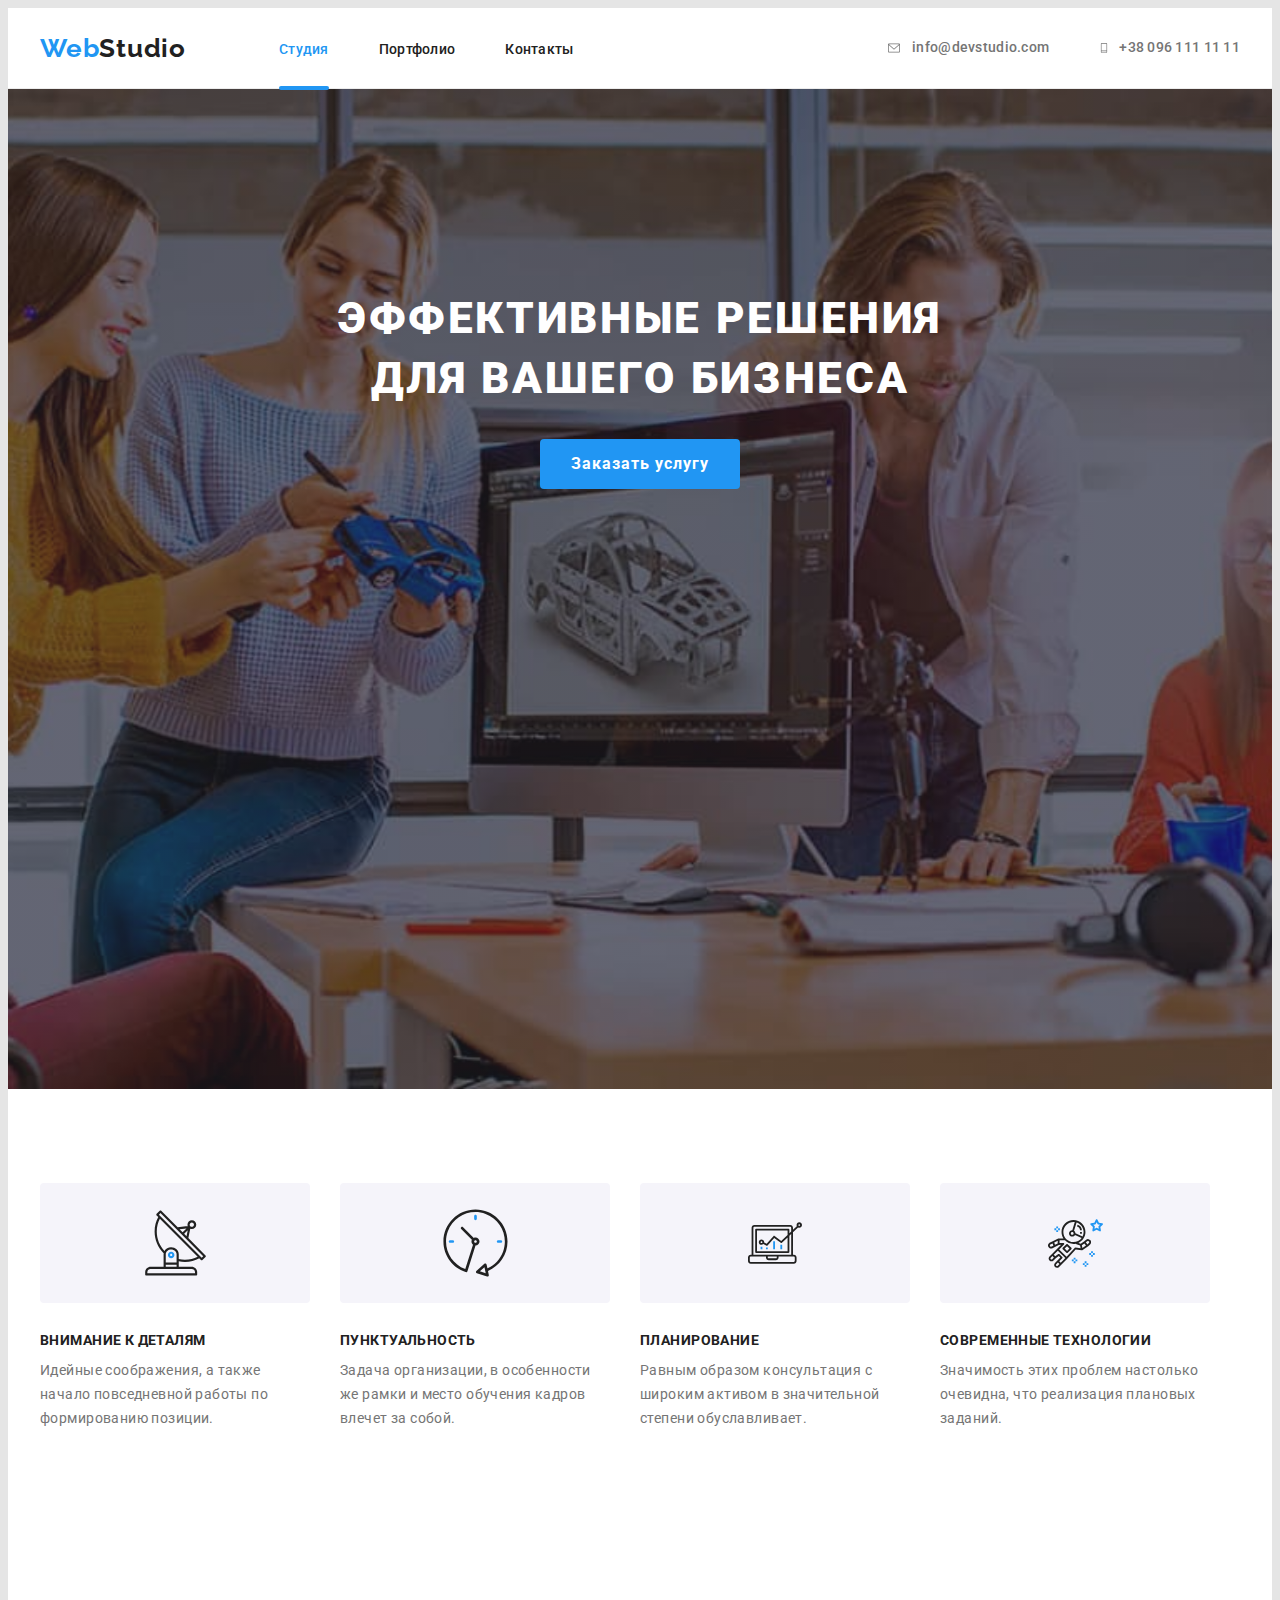
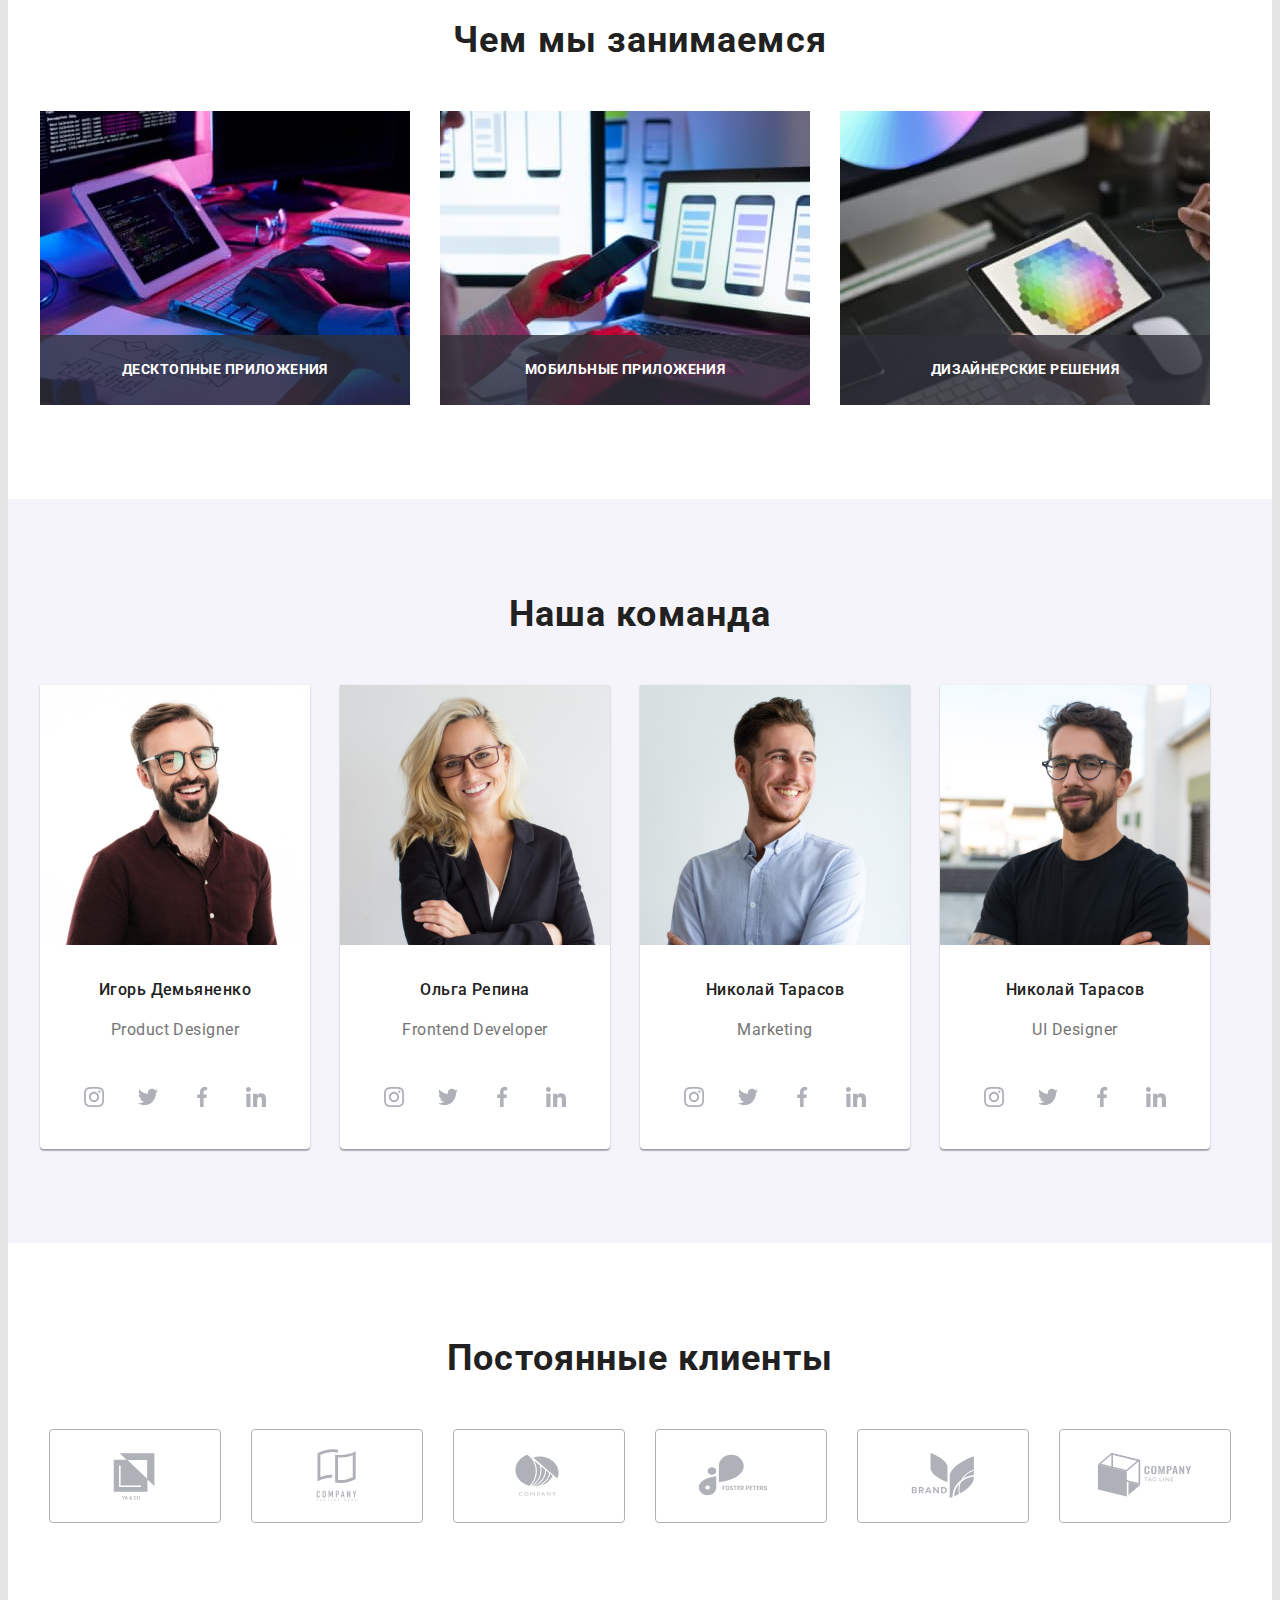
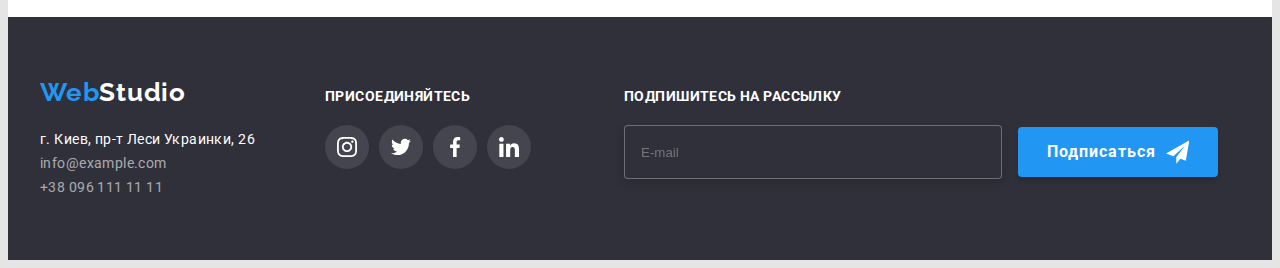
<file: index.html>
<!DOCTYPE html>
<html lang="en">
  <head>
    <meta charset="UTF-8" />
    <meta http-equiv="X-UA-Compatible" content="IE=edge" />
    <meta name="viewport" content="width=device-width, initial-scale=1.0" />
    <title>WebStudio</title>
    <link
      href="https://fonts.googleapis.com/css2?family=Raleway:wght@700&family=Roboto:wght@400;500;700;900&display=swap"
      rel="stylesheet"
    />
    <link rel="preconnect" href="https://fonts.gstatic.com/" />
    <link
      rel="stylesheet"
      href="https://cdnjs.cloudflare.com/ajax/libs/modern-normalize/1.1.0/modern-normalize.min.css"
      integrity="sha512-wpPYUAdjBVSE4KJnH1VR1HeZfpl1ub8YT/NKx4PuQ5NmX2tKuGu6U/JRp5y+Y8XG2tV+wKQpNHVUX03MfMFn9Q=="
      crossorigin="anonymous"
      referrerpolicy="no-referrer"
    />
    <link rel="stylesheet" href="./css/styles.css" />
  </head>
  <body>
    <header class="header">
      <div class="container">
        <nav class="main-nav">
          <a href="./index.html" class="logo-link">
            Web<span class="logo-studio-header">Studio</span></a
          >

          <ul class="site-nav">
            <li class="item"><a href="./index.html" class="nav-link current">Студия</a></li>
            <li class="item"><a href="./portfolio.html" class="nav-link">Портфолио</a></li>
            <li class="item"><a href="" class="nav-link">Контакты</a></li>
          </ul>
        </nav>

        <ul class="header-contacts">
          <li class="item">
            <a href="mailto:info@devstudio.com" class="address-header"
              ><svg class="icon-convert" width="16" height="12">
                <use href="./images/icons.svg#icon-convert"></use>
              </svg>
              info@devstudio.com</a
            >
          </li>
          <li class="item">
            <a href="tel:+380961111111" class="address-header"
              ><svg class="icon-mob" width="10" height="16">
                <use href="./images/icons.svg#icon-mob"></use>
              </svg>
              +38 096 111 11 11</a
            >
          </li>
        </ul>
      </div>
    </header>

    <main>
      <section class="section hero">
        <div class="container">
          <h1 class="main-text">Эффективные решения для вашего бизнеса</h1>
          <button type="button" class="button-order" data-modal-open>Заказать услугу</button>
        </div>
      </section>

      <section class="section detail">
        <div class="container">
          <h2 hidden class="qualities">Оснобенности</h2>

          <ul class="details-list">
            <li>
              <div class="antenna">
                <svg class="icon-antenna" width="65" height="70">
                  <use href="./images/icons.svg#icon-antenna"></use>
                </svg>
              </div>

              <h3>Внимание к деталям</h3>
              <p>
                Идейные соображения, а также начало повседневной работы по формированию позиции.
              </p>
            </li>
            <li>
              <div class="clock">
                <svg class="icon-clock" width="67" height="70">
                  <use href="./images/icons.svg#icon-clock"></use>
                </svg>
              </div>
              <h3>Пунктуальность</h3>
              <p>
                Задача организации, в особенности же рамки и место обучения кадров влечет за собой.
              </p>
            </li>
            <li>
              <div class="diagram">
                <svg class="icon-diagram" width="70" height="54">
                  <use href="./images/icons.svg#icon-diagram"></use>
                </svg>
              </div>
              <h3>Планирование</h3>
              <p>
                Равным образом консультация с широким активом в значительной степени обуславливает.
              </p>
            </li>
            <li>
              <div class="astronaut">
                <svg class="icon-astronaut" width="55" height="61">
                  <use href="./images/icons.svg#icon-astronaut"></use>
                </svg>
              </div>
              <h3>Современные технологии</h3>
              <p>Значимость этих проблем настолько очевидна, что реализация плановых заданий.</p>
            </li>
          </ul>
        </div>
      </section>

      <section class="section whatwedo">
        <div class="container">
          <h2 class="whatwedo-text">Чем мы занимаемся</h2>

          <ul class="whatwedo-list">
            <div class="whatwedo-img">
            <li><img src="./images/working-1.jpg" alt="верстка" width="370" /></li>
            <div class="whatwedo-img-title"><p>Десктопные приложения</p></div>
            </div>
            <div class="whatwedo-img">
            <li><img src="./images/working-2.jpg" alt="дизайн" width="370" /></li>
            <div class="whatwedo-img-title"><p>Мобильные приложения</p></div>
            </div>
            <div class="whatwedo-img">
            <li><img src="./images/working-3.jpg" alt="внешнее оформление" width="370" /></li>
            <div class="whatwedo-img-title"><p>Дизайнерские решения</p></div>
            </div>
          </ul>
        </div>
      </section>

      <section class="section team">
        <div class="container">
          <h2 class="team-title">Наша команда</h2>
          <ul class="team-list">
            <li>
              <img src="./images/team4/igor.jpg" alt="Игорь Демьяненко" width="270" />
              <h3>Игорь Демьяненко</h3>
              <p>Product Designer</p>
              <div class="team-icons">
                <a class="team-link-icon" href="">
                      <svg class="icon-social" width="20" height="20">
                        <use href="./images/icons.svg#icon-instagram"></use>
                      </svg>
                    </a>
                    <a class="team-link-icon" href="">
                      <svg class="icon-social" width="20" height="20">
                        <use href="./images/icons.svg#icon-twitter"></use>
                      </svg>
                    </a>
                    <a class="team-link-icon" href="">
                      <svg class="icon-social" width="20" height="20">
                        <use href="./images/icons.svg#icon-facebook"></use>
                      </svg>
                    </a>
                    <a class="team-link-icon" href="">
                      <svg class="icon-social" width="20" height="20">
                        <use href="./images/icons.svg#icon-linkedin"></use>
                      </svg>
                    </a>
            </div>
            </li>

            <li>
              <img src="./images/team4/olga.jpg" alt="Ольга Репина" width="270" />
              <h3>Ольга Репина</h3>
              <p>Frontend Developer</p>
              <div class="team-icons">
                <a class="team-link-icon" href="">
                      <svg class="icon-social" width="20" height="20">
                        <use href="./images/icons.svg#icon-instagram"></use>
                      </svg>
                    </a>
                    <a class="team-link-icon" href="">
                      <svg class="icon-social" width="20" height="20">
                        <use href="./images/icons.svg#icon-twitter"></use>
                      </svg>
                    </a>
                    <a class="team-link-icon" href="">
                      <svg class="icon-social" width="20" height="20">
                        <use href="./images/icons.svg#icon-facebook"></use>
                      </svg>
                    </a>
                    <a class="team-link-icon" href="">
                      <svg class="icon-social" width="20" height="20">
                        <use href="./images/icons.svg#icon-linkedin"></use>
                      </svg>
                    </a>
            </div>
              
            </li>
            </li>

            <li>
              <img src="./images/team4/nickolay.jpg" alt="Николай Тарасов" width="270" />
              <h3>Николай Тарасов</h3>
              <p>Marketing</p>
              <div class="team-icons">
                <a class="team-link-icon" href="">
                      <svg class="icon-social" width="20" height="20">
                        <use href="./images/icons.svg#icon-instagram"></use>
                      </svg>
                    </a>
                    <a class="team-link-icon" href="">
                      <svg class="icon-social" width="20" height="20">
                        <use href="./images/icons.svg#icon-twitter"></use>
                      </svg>
                    </a>
                    <a class="team-link-icon" href="">
                      <svg class="icon-social" width="20" height="20">
                        <use href="./images/icons.svg#icon-facebook"></use>
                      </svg>
                    </a>
                    <a class="team-link-icon" href="">
                      <svg class="icon-social" width="20" height="20">
                        <use href="./images/icons.svg#icon-linkedin"></use>
                      </svg>
                    </a>
            </div>
               
            </li>
            </li>

            <li>
              <img src="./images/team4/michael.jpg" alt="Михаил Ермаков" width="270" />
              <h3>Николай Тарасов</h3>
              <p>UI Designer</p>
              <div class="team-icons">
                <a class="team-link-icon" href="">
                      <svg class="icon-social" width="20" height="20">
                        <use href="./images/icons.svg#icon-instagram"></use>
                      </svg>
                    </a>
                    <a class="team-link-icon" href="">
                      <svg class="icon-social" width="20" height="20">
                        <use href="./images/icons.svg#icon-twitter"></use>
                      </svg>
                    </a>
                    <a class="team-link-icon" href="">
                      <svg class="icon-social" width="20" height="20">
                        <use href="./images/icons.svg#icon-facebook"></use>
                      </svg>
                    </a>
                    <a class="team-link-icon" href="">
                      <svg class="icon-social" width="20" height="20">
                        <use href="./images/icons.svg#icon-linkedin"></use>
                      </svg>
                    </a>
            </div>
            
            </li>
            </li>
            
            </li>
            
          </ul>
          
        </div>
        
      </section>



<section class="section client">
  <div class="container">
  <h2 class="clients-text">Постоянные клиенты</h2>
  
  <ul class="client-list">
    <li>
     
       <a class="client-icon" href="">
                      <svg class="icon-company" width="106" height="60">
                        <use href="./images/icons.svg#icon-clientone"></use>
                      </svg>
                    </a> 
     
    </li>
    <li>
      
       <a class="client-icon" href="">
                      <svg class="icon-company" width="106" height="60">
                        <use href="./images/icons.svg#icon-clienttwo"></use>
                      </svg>
                    </a> 
      
    </li>
    <li>
      
       <a class="client-icon" href="">
                      <svg class="icon-company" width="106" height="60">
                        <use href="./images/icons.svg#icon-clientthird"></use>
                      </svg>
                    </a> 
     
    </li>
    <li>
      
       <a class="client-icon" href="">
                      <svg class="icon-company" width="106" height="60">
                        <use href="./images/icons.svg#icon-clientfour"></use>
                      </svg>
                    </a> 
     
    </li>
    <li>
      
       <a class="client-icon" href="">
                      <svg class="icon-company" width="106" height="60">
                        <use href="./images/icons.svg#icon-clientfive"></use>
                      </svg>
                    </a> 
    
    </li>
    <li>
     
       <a class="client-icon" href="">
                      <svg class="icon-company" width="106" height="60">
                        <use href="./images/icons.svg#icon-clientsix"></use>
                      </svg>
                    </a> 
     
    </li>
  </ul>
  </div>
</section>



    </main>

    <footer class="footer">
      <div class="container foot-cover">
        <div class="footer-logo-adress">
        <a href="./index.html" class="logo-link foot">
          Web<span class="logo-studio-footer">Studio</span></a
        >

        <address>
          <ul class="footer-list">
            <li>
              <a
                href="https://bit.ly/3pXMvUd"
                class="address-footer-city"
                target="_blank"
                rel="noopener noreferrer"
                >г. Киев, пр-т Леси Украинки, 26</a
              >
            </li>
            <li><a href="mailto:info@devstudio.com" class="address-footer">info@example.com</a></li>
            <li><a href="tel:+380961111111" class="address-footer">+38 096 111 11 11</a></li>
          </ul>
        </address>
        </div>

                      <div class="social">
                        <h2 class="footer-social-text">присоединяйтесь</h2>
                        <ul class="footer-social-list">
                          <li>
                            <a class="footer-icon" href="">
                      <svg class="icon-social" width="20" height="20">
                        <use href="./images/icons.svg#icon-instagram"></use>
                      </svg>
                    </a></li>
                          <li>
                            <a class="footer-icon" href="">
                      <svg class="icon-social" width="20" height="20">
                        <use href="./images/icons.svg#icon-twitter"></use>
                      </svg>
                    </a>
                          </li>
                          <li>
                            <a class="footer-icon" href="">
                      <svg class="icon-social" width="20" height="20">
                        <use href="./images/icons.svg#icon-facebook"></use>
                      </svg>
                    </a>
                          </li>
                          <li>
                            <a class="footer-icon" href="">
                      <svg class="icon-social" width="20" height="20">
                        <use href="./images/icons.svg#icon-linkedin"></use>
                      </svg>
                    </a>
                          </li>
                        </ul>
                    </a> </div>

                   <div>
                        <h2 class="sign-text">Подпишитесь на рассылку</h2>
                         <form>
                       <label class="sign-label">
            <input type="mail" class="sign-input" name="user-email" placeholder="E-mail" /> 
            <button type="button" class="sign-button">Подписаться
            <svg class="icon-sign" width="24" height="24">
                        <use href="./images/icons.svg#icon-sign"></use>
                      </svg></button></form>
            </div>
           
</div>
    </footer>


    <div class="backdrop is-hidden" data-modal>
        <div class="modal">
            <button type="button" class="btn-close" data-modal-close>
                <svg width="18" height="18">
                    <use href="./images/icons.svg#icon-close"></use>
                </svg>
            </button>
             <p class="modal-title">Оставьте свои данные, мы вам перезвоним</p>


 <form>
          <div class="modal-field">
            <label class="modal-label">Имя</label>
            <div class="input-icon">
            <input type="text" class="modal-input" name="user-name"/>
          <svg class="modal-icon" width="18" height="18">
                <use href="./images/icons.svg#icon-person-black"></use>
              </svg>
          </div>
            </div>

          <div class="modal-field">
            <label class="modal-label">Телефон</label>
            <div class="input-icon">
            <input type="tel" class="modal-input" name="user-tel" />
          <svg class="modal-icon" width="18" height="18">
                <use href="./images/icons.svg#icon-phone-black"></use>
              </svg>
          </div>
            </div>

          <div class="modal-field">
            <label class="modal-label">Почта</label>
            <div class="input-icon">
              <input type="email" class="modal-input" name="user-email" />
              <svg class="modal-icon" width="18" height="18">
                <use href="./images/icons.svg#icon-email-black"></use>
              </svg>
            </div>
          </div>


          <div class="modal-field-coment">
            <label class="modal-label">Комментарий</label>
            <textarea name="user-text" class="modal-text" placeholder="Введите текст"></textarea>
          </div>


           <div class="check-policy">
            <label class="check-text">
            <input type="checkbox" name="policy" class="modal-check" />
            <div class="checkbox-icon">
              <svg class="icon-check" width="11" height="8">
                <use href="./images/icons.svg#icon-check"></use>
              </svg>
              </div>
              Соглашаюсь с рассылкой и принимаю&nbsp;<a href="" class="check-link">Условия договора</a></label>
          </div>
          <button type="submit" class="submit-btn">Отправить</button>
    </div>

    <script src="./js/modal.js"></script>
  </body>
</html>
</file>
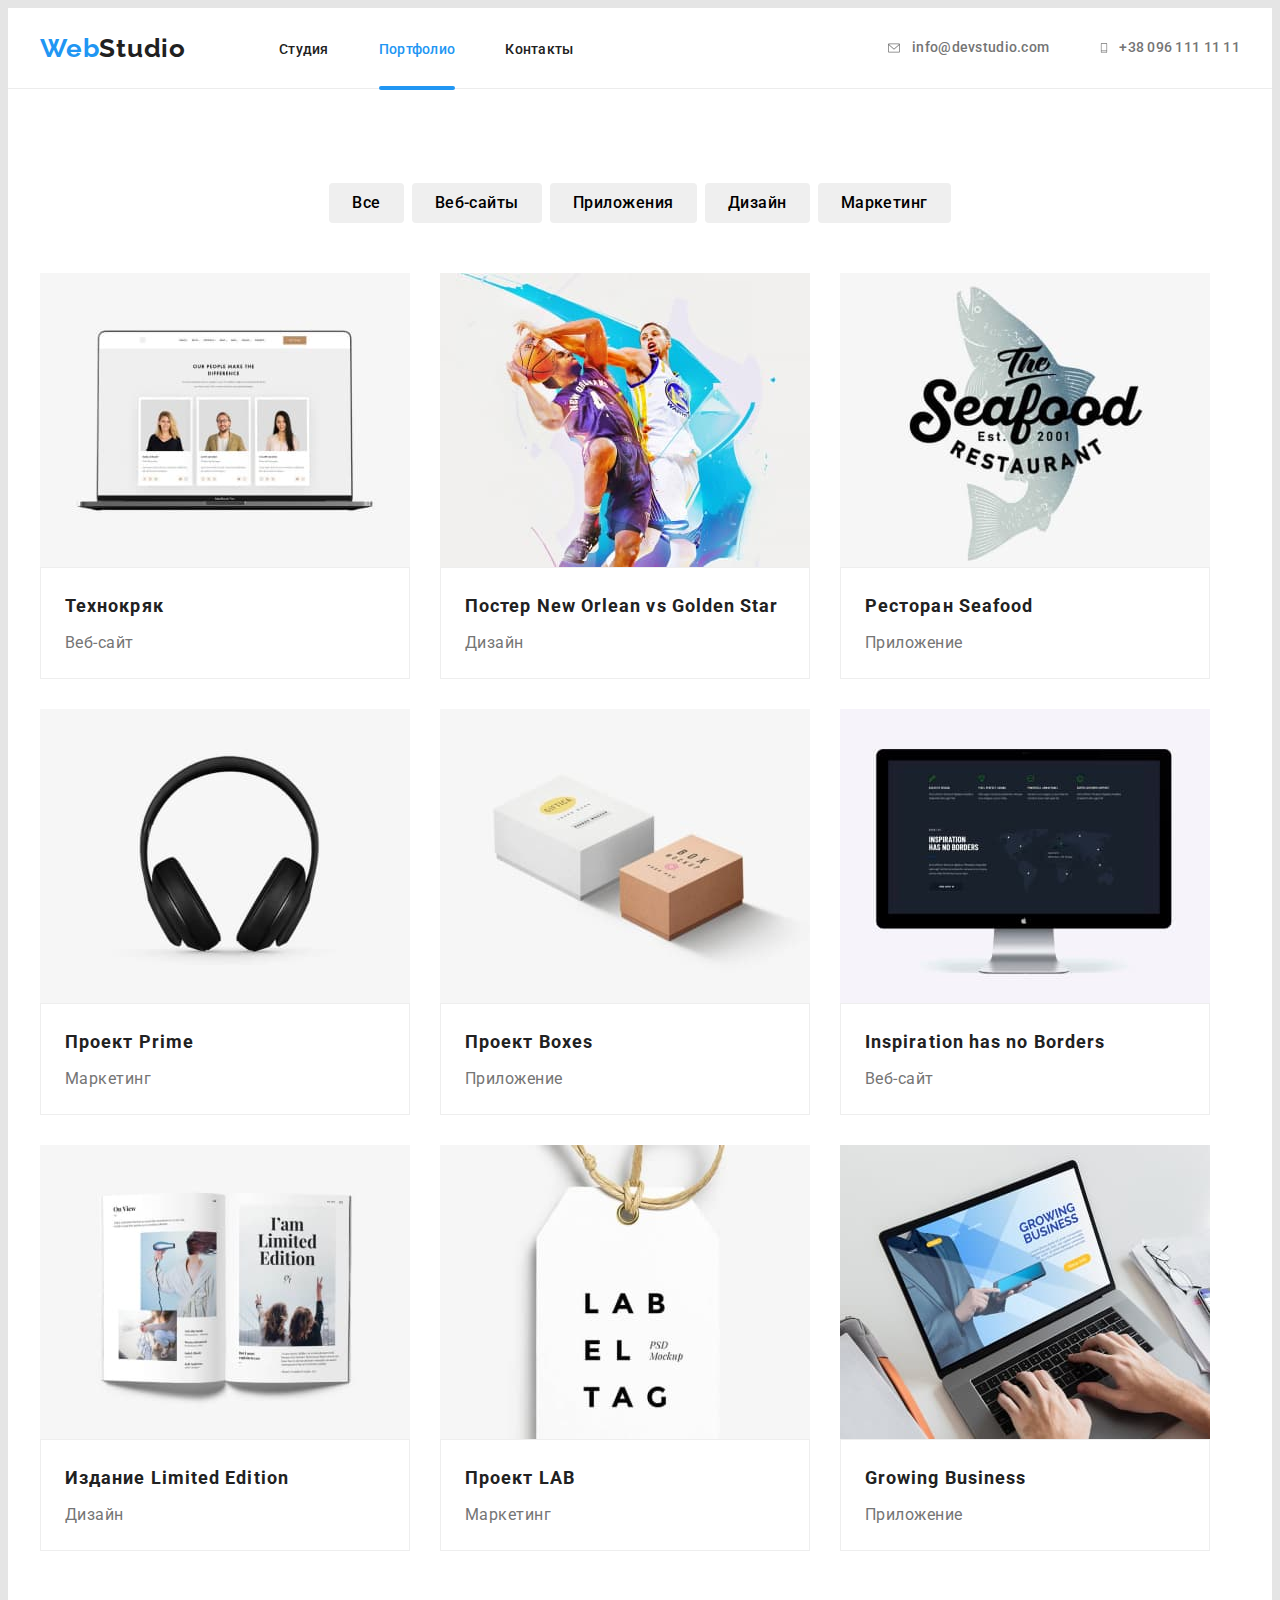
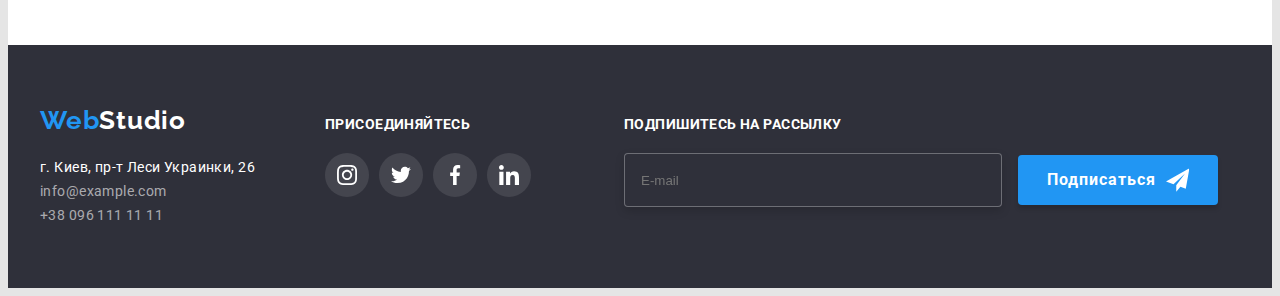
<file: portfolio.html>
<!DOCTYPE html>
<html lang="en">
  <head>
    <meta charset="UTF-8" />
    <meta http-equiv="X-UA-Compatible" content="IE=edge" />
    <meta name="viewport" content="width=device-width, initial-scale=1.0" />
    <title>WebStudio</title>
    <link
      href="https://fonts.googleapis.com/css2?family=Raleway:wght@700&family=Roboto:wght@400;500;700;900&display=swap"
      rel="stylesheet"
    />
    <link rel="preconnect" href="https://fonts.gstatic.com/" />
    <link
      rel="stylesheet"
      href="https://cdnjs.cloudflare.com/ajax/libs/modern-normalize/1.1.0/modern-normalize.min.css"
      integrity="sha512-wpPYUAdjBVSE4KJnH1VR1HeZfpl1ub8YT/NKx4PuQ5NmX2tKuGu6U/JRp5y+Y8XG2tV+wKQpNHVUX03MfMFn9Q=="
      crossorigin="anonymous"
      referrerpolicy="no-referrer"
    />
    <link rel="stylesheet" href="./css/styles.css" />
  </head>
  <body>
    <header class="header">
      <div class="container">
        <nav class="main-nav">
          <a href="./index.html" class="logo-link">
            Web<span class="logo-studio-header">Studio</span></a
          >

          <ul class="site-nav">
            <li class="item"><a href="./index.html" class="nav-link">Студия</a></li>
            <li class="item"><a href="./portfolio.html" class="nav-link current">Портфолио</a></li>
            <li class="item"><a href="" class="nav-link">Контакты</a></li>
          </ul>
        </nav>

        <ul class="header-contacts">
          <li class="item">
            <a href="mailto:info@devstudio.com" class="address-header"
              ><svg class="icon-convert" width="16" height="12">
                <use href="./images/icons.svg#icon-convert"></use>
              </svg>
              info@devstudio.com</a
            >
          </li>
          <li class="item">
            <a href="tel:+380961111111" class="address-header"
              ><svg class="icon-mob" width="10" height="16">
                <use href="./images/icons.svg#icon-mob"></use>
              </svg>
              +38 096 111 11 11</a
            >
          </li>
        </ul>
      </div>
    </header>

    <main>
      <section class="section portfolio">
        <div class="container">
          <h1 class="visually-hidden">Портфолио</h1>
          <ul class="buttons">
            <li><button type="button">Все</button></li>
            <li><button type="button">Веб-сайты</button></li>
            <li><button type="button">Приложения</button></li>
            <li><button type="button">Дизайн</button></li>
            <li><button type="button">Маркетинг</button></li>
          </ul>

          <ul class="portfolio-list">
            
            <li class="item">
               <a href="" class="portfolio-link">
              <div class="portfolio-img">
              <img src="./images/portfolio/tehnocrack.jpg" alt="Технокряк" width="370" />
              
                <div class="overlay">
                  <p class="pre-text">Ресурс предлагает комплексные предложения с разным уровнем функционала и сервисов. 
                  Все это позволит посетителю получить исчерпывающие сведения о компании или частном лице.</p>
                  </div>
                  </div>

                  <div class="cards">
                <h2>Технокряк</h2>
                <p>Веб-сайт</p>
              </div>
              </a>
            </li>
        

            <li class="item">
              <a href="" class="portfolio-link">
              <div class="portfolio-img">
              <img src="./images/portfolio/poster.jpg" alt="Постер New Orlean vs Golden Star" width="370" />
              <div class="overlay">
                  <p class="pre-text">Ресурс предлагает комплексные предложения с разным уровнем функционала и сервисов. 
                  Все это позволит посетителю получить исчерпывающие сведения о компании или частном лице.</p>
                  </div>
              </div>
              <div class="cards">
                <h2>Постер New Orlean vs Golden Star</h2>
                <p>Дизайн</p>
              </div>
              </a>
            </li>

            <li class="item">
              <a href="" class="portfolio-link">
              <div class="portfolio-img">
              <img src="./images/portfolio/seafood.jpg" alt="Ресторан Seafood" width="370" />
              <div class="overlay">
                  <p class="pre-text">Ресурс предлагает комплексные предложения с разным уровнем функционала и сервисов. 
                  Все это позволит посетителю получить исчерпывающие сведения о компании или частном лице.</p>
                  </div>
              </div>
              <div class="cards">
                <h2>Ресторан Seafood</h2>
                <p>Приложение</p>
              </div>
              </a>
            </li>

            <li class="item">
              <a href="" class="portfolio-link">
              <div class="portfolio-img">
              <img src="./images/portfolio/prime.jpg" alt="Проект Prime" width="370" />
              <div class="overlay">
                  <p class="pre-text">Ресурс предлагает комплексные предложения с разным уровнем функционала и сервисов. 
                  Все это позволит посетителю получить исчерпывающие сведения о компании или частном лице.</p>
                  </div>
              </div>
              <div class="cards">
                <h2>Проект Prime</h2>
                <p>Маркетинг</p>
              </div>
              </a>
            </li>

            <li class="item">
              <a href="" class="portfolio-link">
              <div class="portfolio-img">
              <img src="./images/portfolio/boxes.jpg" alt="Проект Boxes" width="370" />
              <div class="overlay">
                  <p class="pre-text">Ресурс предлагает комплексные предложения с разным уровнем функционала и сервисов. 
                  Все это позволит посетителю получить исчерпывающие сведения о компании или частном лице.</p>
                  </div>
              </div>
              <div class="cards">
                <h2>Проект Boxes</h2>
                <p>Приложение</p>
              </div>
              </a>
            </li>

            <li class="item">
              <a href="" class="portfolio-link">
               <div class="portfolio-img">
              <img src="./images/portfolio/inspiration.jpg" alt="Inspiration has no Borders" width="370" />
                <div class="overlay">
                  <p class="pre-text">Ресурс предлагает комплексные предложения с разным уровнем функционала и сервисов. 
                  Все это позволит посетителю получить исчерпывающие сведения о компании или частном лице.</p>
                  </div>
                </div>
              <div class="cards">
                <h2>Inspiration has no Borders</h2>
                <p>Веб-сайт</p>
              </div>
              </a>
            </li>

            <li class="item">
              <a href="" class="portfolio-link">
              <div class="portfolio-img">
              <img src="./images/portfolio/limited.jpg" alt="Издание Limited Edition" width="370" />
              <div class="overlay">
                  <p class="pre-text">Ресурс предлагает комплексные предложения с разным уровнем функционала и сервисов. 
                  Все это позволит посетителю получить исчерпывающие сведения о компании или частном лице.</p>
                  </div>
              </div>
              <div class="cards">
                <h2>Издание Limited Edition</h2>
                <p>Дизайн</p>
              </div>
              </a>
            </li>

            <li class="item">
              <a href="" class="portfolio-link">
              <div class="portfolio-img">
              <img src="./images/portfolio/lab.jpg" alt="Проект LAB" width="370" />
             <div class="overlay">
                  <p class="pre-text">Ресурс предлагает комплексные предложения с разным уровнем функционала и сервисов. 
                  Все это позволит посетителю получить исчерпывающие сведения о компании или частном лице.</p>
                  </div>
              </div>
              <div class="cards">
                <h2>Проект LAB</h2>
                <p>Маркетинг</p>
              </div>
              </a>
            </li>

            <li class="item">
              <a href="" class="portfolio-link">
              <div class="portfolio-img">
              <img src="./images/portfolio/growing.jpg" alt="Growing Business" width="370" />
              <div class="overlay">
                  <p class="pre-text">Ресурс предлагает комплексные предложения с разным уровнем функционала и сервисов. 
                  Все это позволит посетителю получить исчерпывающие сведения о компании или частном лице.</p>
                  </div>
              </div>
              <div class="cards">
                <h2>Growing Business</h2>
                <p>Приложение</p>
              </div>
              </a>
            </li>
          </ul>
        </div>
      </section>
    </main>

    <footer class="footer">
      <div class="container foot-cover">
        <div class="footer-logo-adress">
        <a href="./index.html" class="logo-link foot">
          Web<span class="logo-studio-footer">Studio</span></a
        >

        <address>
          <ul class="footer-list">
            <li>
              <a
                href="https://bit.ly/3pXMvUd"
                class="address-footer-city"
                target="_blank"
                rel="noopener noreferrer"
                >г. Киев, пр-т Леси Украинки, 26</a
              >
            </li>
            <li><a href="mailto:info@devstudio.com" class="address-footer">info@example.com</a></li>
            <li><a href="tel:+380961111111" class="address-footer">+38 096 111 11 11</a></li>
          </ul>
        </address>
        </div>

                      <div class="social">
                        <h2 class="footer-social-text">присоединяйтесь</h2>
                        <ul class="footer-social-list">
                          <li>
                            <a class="footer-icon" href="">
                      <svg class="icon-social" width="20" height="20">
                        <use href="./images/icons.svg#icon-instagram"></use>
                      </svg>
                    </a></li>
                          <li>
                            <a class="footer-icon" href="">
                      <svg class="icon-social" width="20" height="20">
                        <use href="./images/icons.svg#icon-twitter"></use>
                      </svg>
                    </a>
                          </li>
                          <li>
                            <a class="footer-icon" href="">
                      <svg class="icon-social" width="20" height="20">
                        <use href="./images/icons.svg#icon-facebook"></use>
                      </svg>
                    </a>
                          </li>
                          <li>
                            <a class="footer-icon" href="">
                      <svg class="icon-social" width="20" height="20">
                        <use href="./images/icons.svg#icon-linkedin"></use>
                      </svg>
                    </a>
                          </li>
                        </ul>
                    </a></div>

                         <div>
                        <h2 class="sign-text">Подпишитесь на рассылку</h2>
                         <form>
                       <label class="sign-label">
            <input type="mail" class="sign-input" name="user-email" placeholder="E-mail" /> 
            <button type="button" class="sign-button">Подписаться
            <svg class="icon-sign" width="24" height="24">
                        <use href="./images/icons.svg#icon-sign"></use>
                      </svg></button></form>
            </div>



      </div>
    </footer>
    <script src="./js/modal.js"></script>
  </body>
</html>
</file>
<file: css/styles.css>
:root {
  --primary-text-color: #212121;
  --primary-background-color: #e5e5e5;
  --accent-color: #2196f3;
  --background-color: #2f303a;
  --p-color: #757575;
  --background-and-button-logo-color: #ffffff;
}

body {
  font-family: 'Roboto', sans-serif;
  background: var(--primary-background-color);
  color: var(--primary-text-color);
}

ul {
  list-style: none;
  padding: 0;
  margin: 0;
}

button {
  font-family: inherit;
  cursor: pointer;
  border: 1px solid transparent;
}

.container {
  margin-left: auto;
  margin-right: auto;
  width: 1200px;
  padding-left: 15px;
  padding-right: 15px;
  /* outline: 2px solid tomato; */
}

img {
  display: block;
  max-width: 100%;
  height: auto;
}

.section {
  padding-top: 94px;
  padding-bottom: 94px;
}

/* ------------------------------------Header--------------------------------------- */
.header {
  border-bottom: 1px solid #ececec;
  background-color: var(--background-and-button-logo-color);
}

.main-nav,
.site-nav,
.header-contacts,
.header .container {
  display: flex;
  align-items: center;
  justify-content: space-between;
}

.site-nav {
  margin-left: 93px;
}

.site-nav .nav-link,
.header-contacts .address-header {
  padding-top: 32px;
  padding-bottom: 32px;
}

.nav-link,
.logo-studio-header {
  color: var(--primary-text-color);
}

.site-nav .item:not(:last-child) {
  margin-right: 50px;
}

.site-nav .nav-link.current {
  color: var(--accent-color);
  text-decoration: none;
}

.site-nav .nav-link {
  position: relative;
}

.current::after {
  content: '';
  display: block;
  position: absolute;
  width: 100%;
  height: 4px;
  bottom: -1px;
  background: var(--accent-color);
  border-radius: 2px;
}

.nav-link {
  font-weight: 500;
  font-size: 14px;
  line-height: 1.14;
  letter-spacing: 0.02em;
  text-decoration: none;
  transition: background-color 250ms cubic-bezier(0.4, 0, 0.2, 1);
}

.address-header {
  display: flex;
  font-weight: 500;
  font-size: 14px;
  line-height: 1.14;
  letter-spacing: 0.02em;
  color: var(--p-color);
  text-decoration: none;
  justify-content: center;
  align-items: center;
  transition: background-color 250ms cubic-bezier(0.4, 0, 0.2, 1);
}

.address-header .icon-convert,
.icon-mob {
  display: block;
  margin-right: 10px;
  padding: 0;
}

.header-contacts .item:not(:last-child) {
  margin-right: 50px;
}

.logo-link {
  color: var(--accent-color);
  font-family: 'Raleway';
  font-style: normal;
  font-weight: 700;
  font-size: 26px;
  line-height: 1.19;
  letter-spacing: 0.03em;
  text-decoration: none;
  transition: background-color 250ms cubic-bezier(0.4, 0, 0.2, 1);
}

/* ------------------------------------Main page------------------------------------ */

/* -----------------------------------Hero--------------------------------- */

.section.hero {
  background: var(--background-color);
  padding-top: 200px;
  padding-bottom: 200px;
  text-align: center;

  background-image: linear-gradient(to right, rgba(47, 48, 58, 0.4), rgba(47, 48, 58, 0.4)),
    url('../images/hero.jpg');
  background-repeat: no-repeat;
  background-position: center;
  background-size: cover;
  max-width: 1600px;
  min-height: 600px;
  margin-left: auto;
  margin-right: auto;
}

.main-text {
  margin: 0 auto 30px;
  color: var(--background-and-button-logo-color);
  font-weight: 900;
  font-size: 44px;
  line-height: 1.36;
  letter-spacing: 0.06em;
  text-transform: uppercase;
  width: 696px;
}

.button-order {
  display: inline-block;
  background-color: var(--accent-color);
  color: var(--background-and-button-logo-color);
  font-weight: 700;
  font-size: 16px;
  line-height: 1.88;
  letter-spacing: 0.06em;
  border-radius: 4px;
  min-width: 200px;
  height: 50px;
}

/* -----------------------------------Details--------------------------------- */

.section.detail {
  background-color: var(--background-and-button-logo-color);
}

.details-list {
  display: flex;
}

.details-list li {
  width: 270px;
  margin-right: 30px;
}

.details-list li:last-child {
  margin-right: 0;
}

.antenna,
.clock,
.diagram,
.astronaut {
  background-color: #f5f4fa;
  border-radius: 4px;
  width: 270px;
  height: 120px;
  display: flex;
  justify-content: center;
  align-items: center;
  margin-bottom: 30px;
}

.icon-antenna,
.icon-clock,
.icon-diagram,
.icon-astronaut {
  padding: 0;
  display: block;
}

.details-list h3 {
  margin-top: 0;
  margin-bottom: 10px;
  font-weight: 700;
  font-size: 14px;
  line-height: 1.14;
  letter-spacing: 0.03em;
  text-transform: uppercase;
  text-align: left;
}

.details-list p {
  padding: 0;
  margin: 0;
  font-size: 14px;
  line-height: 1.71;
  letter-spacing: 0.03em;
  color: var(--p-color);
  text-align: left;
}

/* -----------------------------------What we do--------------------------------- */

.section.whatwedo {
  background-color: var(--background-and-button-logo-color);
  text-align: center;
}

.whatwedo-text {
  margin-top: 0;
  margin-bottom: 50px;
  font-weight: 700;
  font-size: 36px;
  line-height: 1.17;
  letter-spacing: 0.03em;
}

.whatwedo-list {
  display: flex;
  position: relative;
}

.whatwedo-list .whatwedo-img:not(:last-child) {
  margin-right: 30px;
}

.whatwedo-img {
  position: relative;
}

.whatwedo-img-title {
  position: absolute;
  bottom: 0;
  left: 0;
  width: 100%;
  background: rgba(47, 48, 58, 0.8);
}

.whatwedo-img-title p {
  margin: 0;
  padding-top: 27px;
  padding-bottom: 27px;
  font-weight: 700;
  font-size: 14px;
  line-height: 1.14;
  letter-spacing: 0.03em;
  text-transform: uppercase;
  color: var(--background-and-button-logo-color);
}

/* -----------------------------------Team--------------------------------- */

.section.team {
  background: #f5f4fa;
  text-align: center;
}

.team-list {
  display: flex;
}

.team-list li {
  background-color: var(--background-and-button-logo-color);
  box-shadow: 0px 1px 3px rgba(0, 0, 0, 0.12), 0px 1px 1px rgba(0, 0, 0, 0.14),
    0px 2px 1px rgba(0, 0, 0, 0.2);
  border-radius: 0px 0px 4px 4px;
}

.team-list li:not(:last-child) {
  margin-right: 30px;
}

.team-title {
  margin-top: 0;
  margin-bottom: 50px;
  font-weight: 700;
  font-size: 36px;
  line-height: 1.17;
  letter-spacing: 0.03em;
}

.team-list h3 {
  margin-top: 30px;
  margin-bottom: 10px;
  font-weight: 500;
  font-size: 16px;
  line-height: 1.88;
  letter-spacing: 0.03em;
}

.team-list p {
  font-size: 16px;
  line-height: 1.88;
  letter-spacing: 0.03em;
  color: var(--p-color);
  margin-top: 0;
  margin-bottom: 30px;
}

.team-icons {
  display: flex;
  width: 206px;
  height: 44px;
  margin: 0px 32px 30px 32px;
  justify-content: center;
  align-items: center;
}

.team-link-icon {
  display: flex;
  width: 44px;
  height: 44px;
  border-radius: 50%;
  justify-content: center;
  align-items: center;
  margin-right: 10px;
  transition: background-color 250ms cubic-bezier(0.4, 0, 0.2, 1);
}

.team-link-icon:last-child {
  margin-right: 0;
}

.footer-icon:last-child {
  margin-right: 0;
}

.icon-social {
  fill: #afb1b8;
}

.team-link-icon:hover,
.team-link-icon:focus,
.footer-icon:hover,
.footer-icon:focus {
  background-color: var(--accent-color);
}

.team-list .team-link-icon:hover .icon-social,
.team-list .team-link-icon:focus .icon-social {
  fill: var(--background-and-button-logo-color);
}

/* -----------------------------------Clients--------------------------------- */

.section.client {
  background-color: var(--background-and-button-logo-color);
}

.clients-text {
  font-size: 36px;
  line-height: 42px;
  text-align: center;
  letter-spacing: 0.03em;
  margin-bottom: 50px;
  margin-top: 0;
}

.client-list {
  display: flex;
  justify-content: center;
  align-items: center;
}

.client-icon {
  display: flex;
  justify-content: center;
  align-items: center;
  width: 170px;
  height: 92px;
  border: 1px solid #afb1b8;
  border-radius: 4px;
  transition: background-color 250ms cubic-bezier(0.4, 0, 0.2, 1);
}

.client-icon:hover,
.client-icon:focus {
  border-color: var(--accent-color);
}

.icon-company {
  padding: 0;
  display: block;
  fill: #afb1b8;
}

.client-list .client-icon:hover .icon-company {
  fill: var(--accent-color);
}

.client-list li:not(:last-child) {
  margin-right: 30px;
}

/* -----------------------------------Footer--------------------------------- */

.footer {
  background: var(--background-color);
  padding-top: 60px;
  padding-bottom: 60px;
}

.logo-studio-footer {
  color: var(--background-and-button-logo-color);
}

.logo-link.foot {
  margin-bottom: 20px;
  display: block;
}

.address-footer {
  margin-bottom: 9px;
  font-style: normal;
  font-size: 14px;
  line-height: 1.71;
  letter-spacing: 0.03em;
  color: rgba(255, 255, 255, 0.6);
  text-decoration: none;
  transition: background-color 250ms cubic-bezier(0.4, 0, 0.2, 1);
}

.address-footer:hover {
  color: var(--accent-color);
}

.address-footer:last-child {
  margin-bottom: 0;
}

.address-footer-city {
  margin-bottom: 9px;
  font-style: normal;
  font-weight: 400;
  font-size: 14px;
  line-height: 1.71;
  letter-spacing: 0.03em;
  color: var(--background-and-button-logo-color);
  text-decoration: none;
}

.nav-link:hover,
.nav-link:focus,
.address-footer:focus,
.address-footer-city:focus,
.address-header:hover,
.address-header:focus,
.logo-link:hover,
.logo-link:focus {
  color: var(--accent-color);
}

.footer-logo-adress {
  margin-right: 70px;
}

.social {
  margin-right: 93px;
}

.footer-social-text {
  color: var(--background-and-button-logo-color);
  font-size: 14px;
  line-height: 1.14;
  letter-spacing: 0.03em;
  text-transform: uppercase;
  margin-top: 0;
  margin-bottom: 20px;
}

.footer-social-list {
  display: flex;
}

.footer-social-list li:not(:last-child) {
  margin-right: 10px;
}

.footer-list .address-footer {
  display: block;
}

.foot-cover {
  display: flex;
  align-items: baseline;
}

.footer-icon .icon-social {
  fill: var(--background-and-button-logo-color);
}

.footer-icon {
  display: flex;
  width: 44px;
  height: 44px;
  border-radius: 50%;
  background-color: rgba(255, 255, 255, 0.1);
  justify-content: center;
  align-items: center;
  transition: background-color 250ms cubic-bezier(0.4, 0, 0.2, 1);
}

.sign-label {
  display: inline-block;
}

.sign-text {
  color: var(--background-and-button-logo-color);
  font-size: 14px;
  line-height: 1.14;
  letter-spacing: 0.03em;
  text-transform: uppercase;
  margin-bottom: 20px;
  margin-top: 0;
}

.sign-input {
  width: 358px;
  height: 50px;
  background-color: var(--background-color);
  border: 1px solid rgba(255, 255, 255, 0.3);
  filter: drop-shadow(0px 4px 4px rgba(0, 0, 0, 0.15));
  border-radius: 4px;
  padding-left: 16px;
  margin-right: 12px;
}

.sign-button {
  width: 200px;
  height: 50px;
  display: inline-flex;
  font-weight: 700;
  font-size: 16px;
  line-height: 1.87;
  align-items: center;
  text-align: center;
  letter-spacing: 0.06em;
  box-shadow: 0px 4px 4px rgba(0, 0, 0, 0.15);
  border-radius: 4px;
  background-color: var(--accent-color);
  color: var(--background-and-button-logo-color);
  padding: 10px 28px;
}

.icon-sign {
  margin-left: 10px;
}

/* ------------------------------------------Portfolio----------------------------------- */

.visually-hidden {
  position: absolute;
  white-space: nowrap;
  width: 1px;
  height: 1px;
  overflow: hidden;
  border: 0;
  padding: 0;
  clip: rect(0 0 0 0);
  clip-path: inset(50%);
  margin: -1px;
}

.section.portfolio {
  background-color: var(--background-and-button-logo-color);
}

.portfolio-list,
.buttons {
  display: flex;
  flex-wrap: wrap;
  align-items: center;
}

.portfolio-list .item {
  margin-right: 30px;
  margin-bottom: 30px;
  background: var(--background-and-button-logo-color);
  transition: background-color 250ms cubic-bezier(0.4, 0, 0.2, 1);
}

.portfolio-list .item:hover {
  box-shadow: 0px 1px 1px rgba(0, 0, 0, 0.12), 0px 4px 4px rgba(0, 0, 0, 0.06),
    1px 4px 6px rgba(0, 0, 0, 0.16);
}

.portfolio-list .item:nth-child(3n) {
  margin-right: 0;
}

.portfolio-list .item:nth-last-child(-n + 3) {
  margin-bottom: 0;
}

.portfolio-img {
  position: relative;
  overflow: hidden;
}

.overlay {
  opacity: 0;
  display: block;
  position: absolute;
  top: 0;
  left: 0;
  width: 100%;
  height: 100%;
  background: rgba(33, 150, 243, 0.9);
  /* transition: background-color 250ms cubic-bezier(0.4, 0, 0.2, 1); */
  transform: translateY(100%);
  transition: transform 250ms cubic-bezier(0.4, 0, 0.2, 1);
}

.overlay .pre-text {
  font-size: 18px;
  line-height: 1.56;
  letter-spacing: 0.03em;
  color: var(--background-and-button-logo-color);
  padding: 63px 24px;
}

.portfolio-list .item:hover .overlay,
.portfolio-list .item:focus .overlay {
  transform: translateY(0);
  opacity: 1;
}

.buttons button {
  font-weight: 500;
  font-size: 16px;
  line-height: 1.63;
  letter-spacing: 0.03em;
  padding: 6px 22px;
  border-radius: 4px;
  transition: background-color 250ms cubic-bezier(0.4, 0, 0.2, 1);
}

.buttons {
  margin-bottom: 50px;
  justify-content: center;
}

.buttons li:not(:last-child) {
  margin-right: 8px;
}

.buttons button:hover,
.buttons button:focus {
  color: var(--background-and-button-logo-color);
  background-color: var(--accent-color);
  box-shadow: 0px 3px 1px rgba(0, 0, 0, 0.1), 0px 1px 2px rgba(0, 0, 0, 0.08),
    0px 2px 2px rgba(0, 0, 0, 0.12);
}

.cards {
  padding: 20px 24px;
  border: 1px solid #eeeeee;
}

.portfolio-link {
  text-decoration: none;
}

.portfolio-list h2 {
  font-weight: 700;
  font-size: 18px;
  line-height: 2;
  letter-spacing: 0.06em;
  margin: 0px 0px 4px 0px;
  color: var(--primary-text-color);
}

.portfolio-list p {
  font-weight: 400;
  font-size: 16px;
  line-height: 1.88;
  letter-spacing: 0.03em;
  color: var(--p-color);
  margin: 0;
}

/* ------------------------------------------Modal---------------------------------- */
.backdrop {
  position: fixed;
  top: 0;
  left: 0;
  width: 100%;
  height: 100%;
  background-color: rgba(0, 0, 0, 0.2);
  transition: background-color 250ms cubic-bezier(0.4, 0, 0.2, 1);
}

.backdrop.is-hidden {
  opacity: 1;
  pointer-events: none;
  visibility: hidden;
  transition: opacity 250ms cubic-bezier(0.4, 0, 0.2, 1);
}

.modal {
  position: absolute;
  top: 50%;
  left: 50%;
  transform: translate(-50%, -50%);
  min-height: 581px;
  min-width: 528px;
  box-shadow: 0px 1px 3px rgba(0, 0, 0, 0.12), 0px 1px 1px rgba(0, 0, 0, 0.14),
    0px 2px 1px rgba(0, 0, 0, 0.2);
  border-radius: 4px;
  background-color: var(--background-and-button-logo-color);
  transition: background-color 250ms cubic-bezier(0.4, 0, 0.2, 1);
  padding: 40px;
}

.btn-close {
  position: absolute;
  display: inline-flex;
  width: 30px;
  height: 30px;
  top: 8px;
  right: 8px;
  padding: 6px;
  background-color: var(--background-and-button-logo-color);
  border: 1px solid rgba(0, 0, 0, 0.1);
  border-radius: 50%;
}

.btn-close:hover,
.btn-close:focus {
  fill: var(--accent-color);
  transition: color 250ms cubic-bezier(0.4, 0, 0.2, 1);
}

.modal-title {
  font-weight: 700;
  font-size: 20px;
  line-height: 1.15;
  letter-spacing: 0.03em;
  margin-bottom: 12px;
  margin-top: 0;
}

.modal-field {
  margin-bottom: 10px;
}

.modal-field-coment {
  margin-bottom: 20px;
}

.modal-input {
  width: 100%;
  height: 40px;
  border: 1px solid rgba(33, 33, 33, 0.2);
  border-radius: 4px;
  cursor: pointer;
  outline: none;
  padding-left: 42px;
}

.modal-label {
  display: block;
  margin-bottom: 4px;
  font-size: 12px;
  line-height: 1.17;
  letter-spacing: 0.01em;
  color: var(--p-color);
}

.input-icon {
  position: relative;
}

.modal-icon {
  position: absolute;
  left: 14px;
  top: 50%;
  transform: translateY(-50%);
}

.modal-text {
  width: 100%;
  height: 120px;
  border: 1px solid rgba(33, 33, 33, 0.2);
  border-radius: 4px;
  padding: 12px 16px;
  resize: none;
}

.modal-text:focus {
  outline: none;
  border-color: var(--accent-color);
  transition: border-color 250ms cubic-bezier(0.4, 0, 0.2, 1);
}

.modal-input:focus {
  border-color: var(--accent-color);
  transition: border-color 250ms cubic-bezier(0.4, 0, 0.2, 1);
}

.modal-input:focus + .modal-icon {
  fill: var(--accent-color);
}

.modal-check {
  position: absolute;
  width: 16px;
  height: 15px;
  background: var(--accent-color);
  border-radius: 2px;
}

.check-policy {
  padding-left: 54px;
  padding-right: 51px;
  margin-bottom: 30px;
}

.check-text {
  font-size: 14px;
  line-height: 1.71;
  letter-spacing: 0.03em;
  color: var(--p-color);
  display: flex;
  align-items: center;
}

.check-text .checkbox-icon {
  margin-right: 9px;
  display: flex;
  align-items: center;
  justify-content: center;
}

.check-link {
  color: var(--accent-color);
}

.submit-btn {
  display: flex;
  justify-content: center;
  align-items: center;
  background: #188ce8;
  box-shadow: 0px 4px 4px rgba(0, 0, 0, 0.15);
  border-radius: 4px;
  color: var(--background-and-button-logo-color);
  width: 200px;
  height: 50px;
  margin: 0 auto;
}

.submit-btn:focus {
  transition: box-shadow 250ms cubic-bezier(0.4, 0, 0.2, 1);
}
</file>
